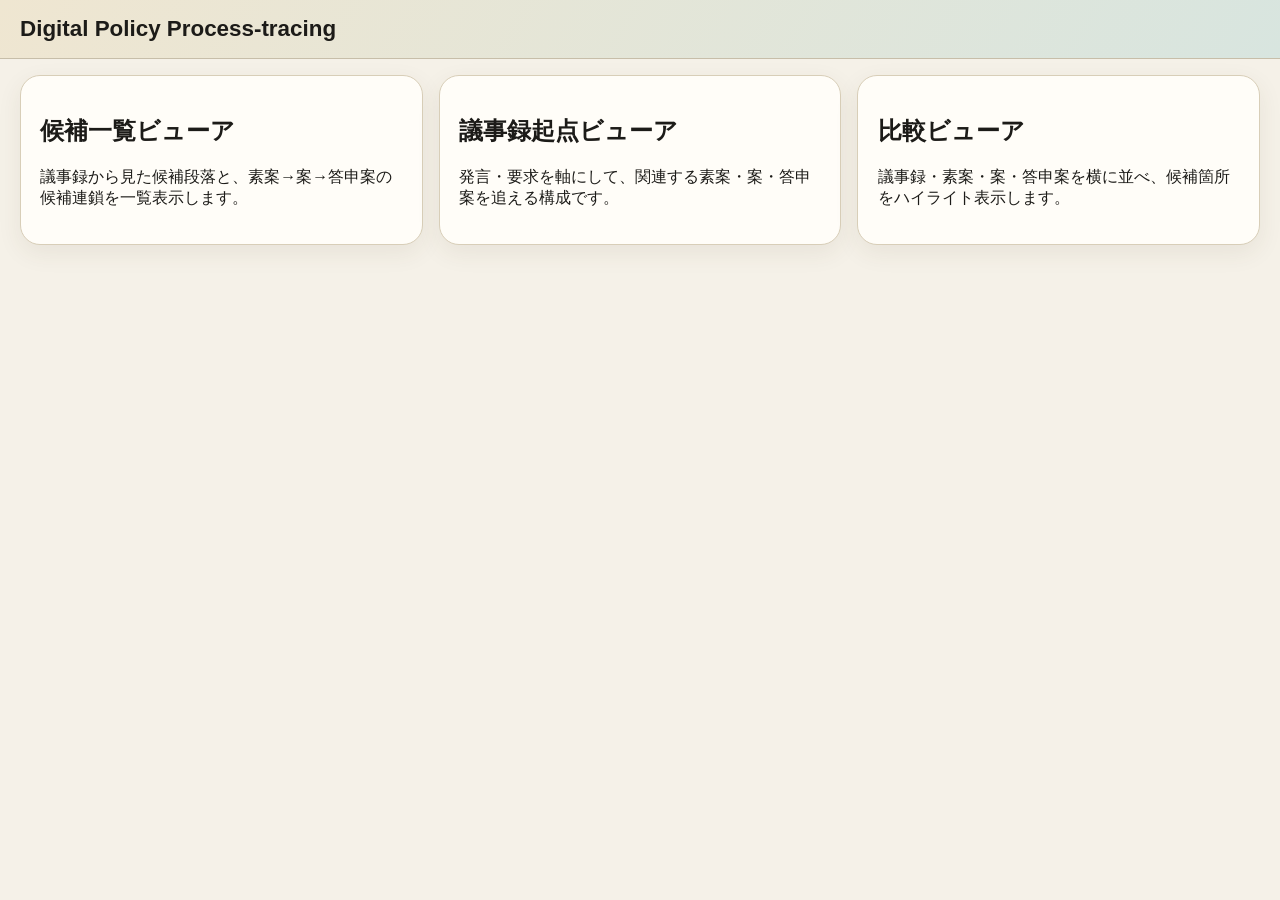
<file: docs/index.html>
<!doctype html>
<html lang="ja">
<head>
  <meta charset="utf-8">
  <meta name="viewport" content="width=device-width, initial-scale=1">
  <title>Digital Policy Process-tracing Viewer</title>
  <link rel="stylesheet" href="./assets/styles.css">
</head>
<body>
  <header class="site-header">
    <div>
      <h1>Digital Policy Process-tracing</h1>
    </div>
  </header>
  <main>
    <section class="portal-grid">
      <a class="portal-card" href="./candidates.html">
        <h2>候補一覧ビューア</h2>
        <p>議事録から見た候補段落と、素案→案→答申案の候補連鎖を一覧表示します。</p>
      </a>
      <a class="portal-card" href="./meeting_viewer.html">
        <h2>議事録起点ビューア</h2>
        <p>発言・要求を軸にして、関連する素案・案・答申案を追える構成です。</p>
      </a>
      <a class="portal-card" href="./comparison_viewer.html">
        <h2>比較ビューア</h2>
        <p>議事録・素案・案・答申案を横に並べ、候補箇所をハイライト表示します。</p>
      </a>
    </section>
  </main>
</body>
</html>
</file>
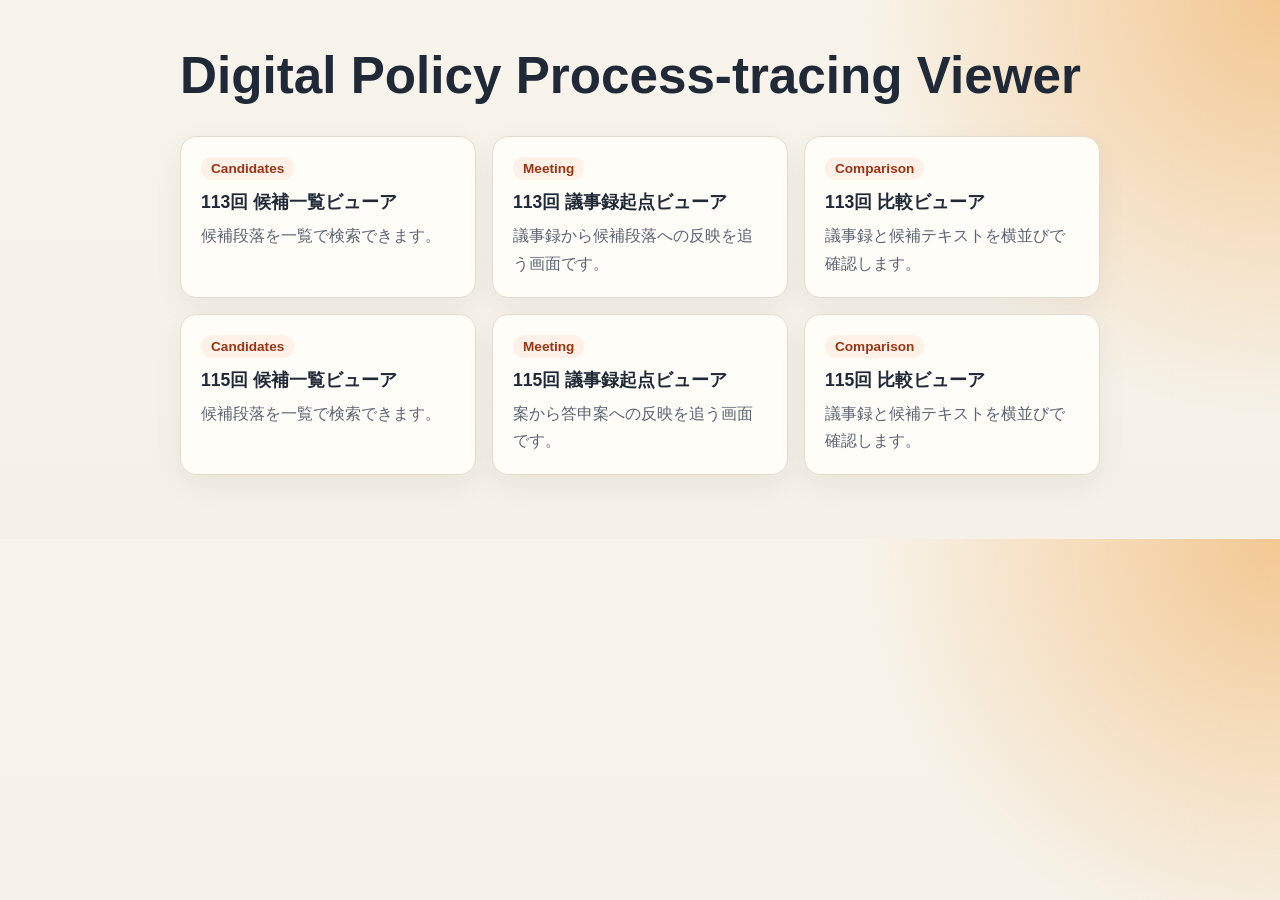
<file: docs/process-tracing-viewer/index.html>
<!doctype html>
<html lang="ja">
<head>
  <meta charset="utf-8">
  <meta name="viewport" content="width=device-width, initial-scale=1">
  <title>Digital Policy Process-tracing Viewer</title>
  <style>
    :root {
      color-scheme: light;
      --bg: #f5f1e8;
      --panel: #fffdf8;
      --text: #1f2937;
      --muted: #5b6472;
      --accent: #9a3412;
      --border: #e5dccd;
    }

    * { box-sizing: border-box; }
    body {
      margin: 0;
      font-family: "Hiragino Sans", "Yu Gothic", sans-serif;
      background:
        radial-gradient(circle at top right, #f3c892 0, transparent 30%),
        linear-gradient(180deg, #f8f4eb 0%, var(--bg) 100%);
      color: var(--text);
    }
    main {
      max-width: 960px;
      margin: 0 auto;
      padding: 48px 20px 64px;
    }
    .hero {
      margin-bottom: 32px;
    }
    h1 {
      margin: 0 0 12px;
      font-size: clamp(2rem, 4vw, 3.2rem);
      line-height: 1.1;
    }
    p {
      margin: 0;
      color: var(--muted);
      line-height: 1.7;
    }
    .grid {
      display: grid;
      grid-template-columns: repeat(auto-fit, minmax(260px, 1fr));
      gap: 16px;
      margin-top: 24px;
    }
    .card {
      display: block;
      padding: 20px;
      border: 1px solid var(--border);
      border-radius: 16px;
      background: var(--panel);
      text-decoration: none;
      color: inherit;
      box-shadow: 0 10px 30px rgba(31, 41, 55, 0.06);
    }
    .card:hover {
      border-color: var(--accent);
      transform: translateY(-1px);
    }
    .label {
      display: inline-block;
      margin-bottom: 10px;
      padding: 4px 10px;
      border-radius: 999px;
      background: #fff1e8;
      color: var(--accent);
      font-size: 0.85rem;
      font-weight: 700;
    }
    .card h2 {
      margin: 0 0 8px;
      font-size: 1.1rem;
    }
    .note {
      margin-top: 28px;
      padding: 16px 18px;
      border-left: 4px solid var(--accent);
      background: rgba(255, 253, 248, 0.85);
      border-radius: 8px;
    }
    code {
      font-family: ui-monospace, SFMono-Regular, Menlo, monospace;
      font-size: 0.95em;
    }
  </style>
</head>
<body>
  <main>
    <section class="hero">
      <h1>Digital Policy Process-tracing Viewer</h1>
    </section>

    <section class="grid">
      <a class="card" href="./candidates_min113.html">
        <span class="label">Candidates</span>
        <h2>113回 候補一覧ビューア</h2>
        <p>候補段落を一覧で検索できます。</p>
      </a>
      <a class="card" href="./meeting_viewer_min113.html">
        <span class="label">Meeting</span>
        <h2>113回 議事録起点ビューア</h2>
        <p>議事録から候補段落への反映を追う画面です。</p>
      </a>
      <a class="card" href="./comparison_viewer_min113.html">
        <span class="label">Comparison</span>
        <h2>113回 比較ビューア</h2>
        <p>議事録と候補テキストを横並びで確認します。</p>
      </a>
      <a class="card" href="./candidates_min115.html">
        <span class="label">Candidates</span>
        <h2>115回 候補一覧ビューア</h2>
        <p>候補段落を一覧で検索できます。</p>
      </a>
      <a class="card" href="./meeting_viewer_min115.html">
        <span class="label">Meeting</span>
        <h2>115回 議事録起点ビューア</h2>
        <p>案から答申案への反映を追う画面です。</p>
      </a>
      <a class="card" href="./comparison_viewer_min115.html">
        <span class="label">Comparison</span>
        <h2>115回 比較ビューア</h2>
        <p>議事録と候補テキストを横並びで確認します。</p>
      </a>
    </section>
  </main>
</body>
</html>
</file>
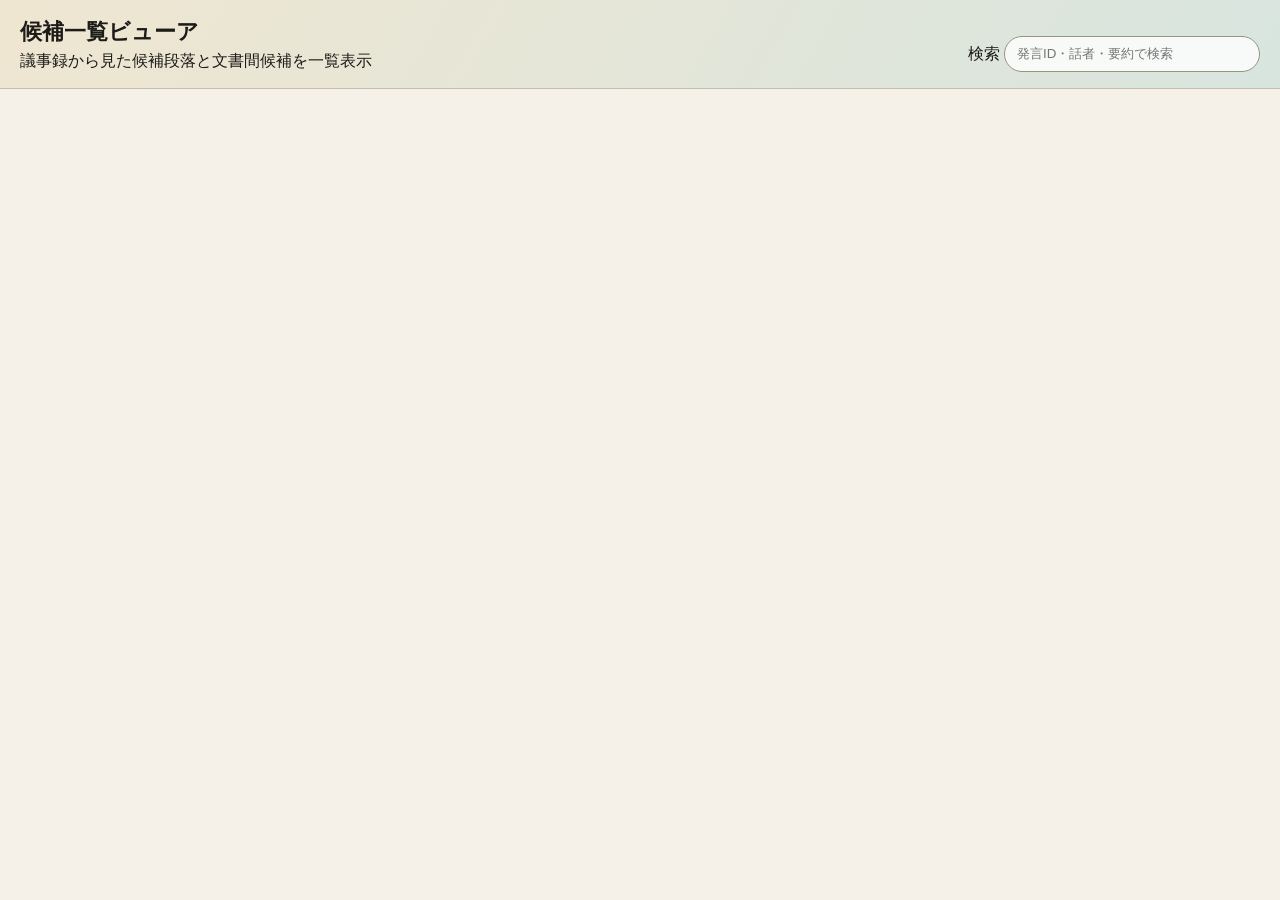
<file: docs/candidates.html>
<!doctype html>
<html lang="ja">
<head>
  <meta charset="utf-8">
  <meta name="viewport" content="width=device-width, initial-scale=1">
  <title>Candidate Viewer</title>
  <link rel="stylesheet" href="./assets/styles.css">
</head>
<body>
  <header class="site-header">
    <div>
      <h1>候補一覧ビューア</h1>
      <p>議事録から見た候補段落と文書間候補を一覧表示</p>
    </div>
    <div class="controls">
      <label for="query">検索</label>
      <input id="query" type="search" placeholder="発言ID・話者・要約で検索">
    </div>
  </header>
  <main>
    <section id="results" class="results"></section>
  </main>
  <script type="module" src="./assets/candidates.js"></script>
</body>
</html>
</file>
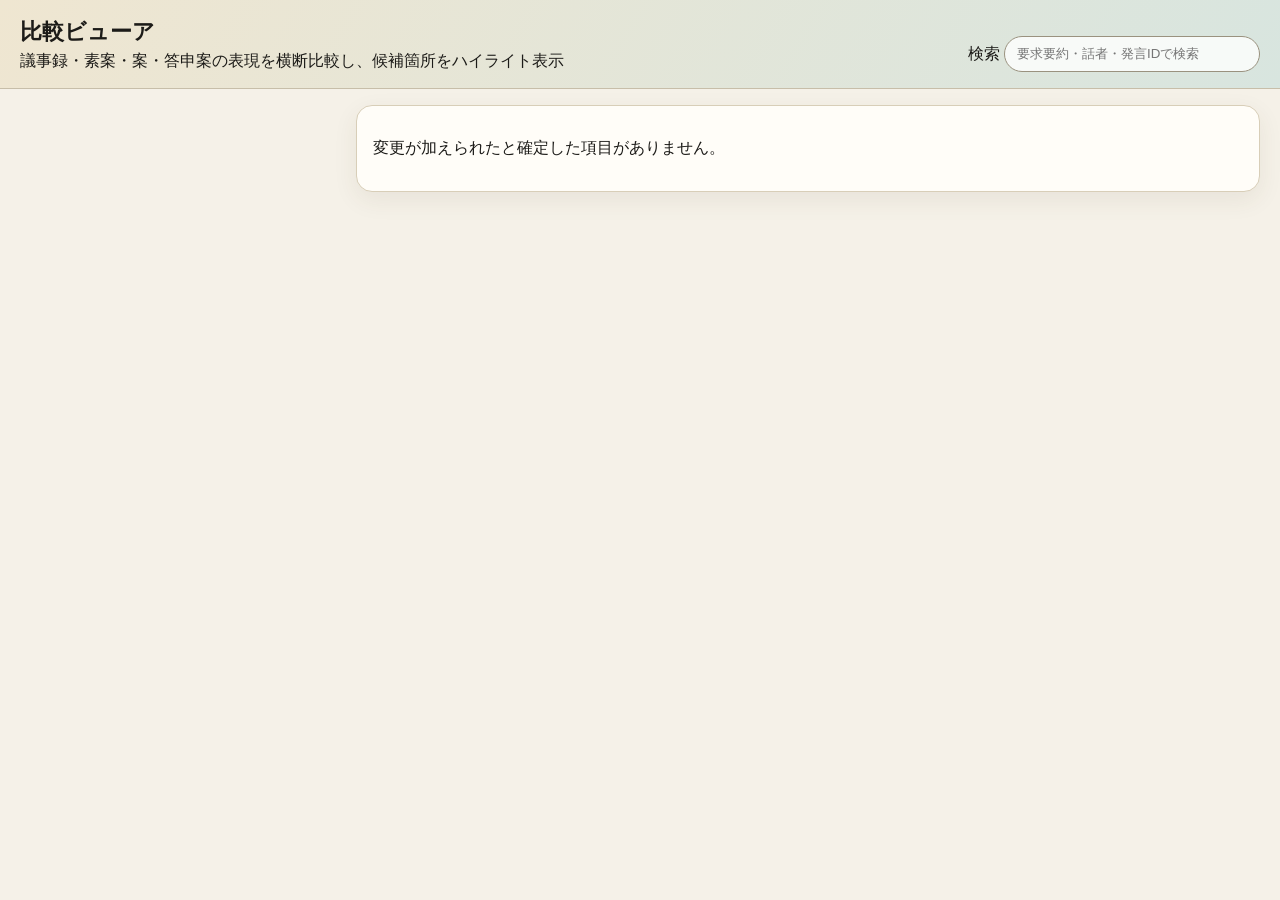
<file: docs/comparison_viewer.html>
<!doctype html>
<html lang="ja">
<head>
  <meta charset="utf-8">
  <meta name="viewport" content="width=device-width, initial-scale=1">
  <title>Comparison Viewer</title>
  <link rel="stylesheet" href="./assets/styles.css">
</head>
<body>
  <header class="site-header">
    <div>
      <h1>比較ビューア</h1>
      <p>議事録・素案・案・答申案の表現を横断比較し、候補箇所をハイライト表示</p>
    </div>
    <div class="controls">
      <label for="query">検索</label>
      <input id="query" type="search" placeholder="要求要約・話者・発言IDで検索">
    </div>
  </header>
  <main class="workspace">
    <aside id="sidebar" class="sidebar"></aside>
    <section id="detail" class="detail"></section>
  </main>
  <script type="module" src="./assets/comparison-viewer.js"></script>
</body>
</html>
</file>
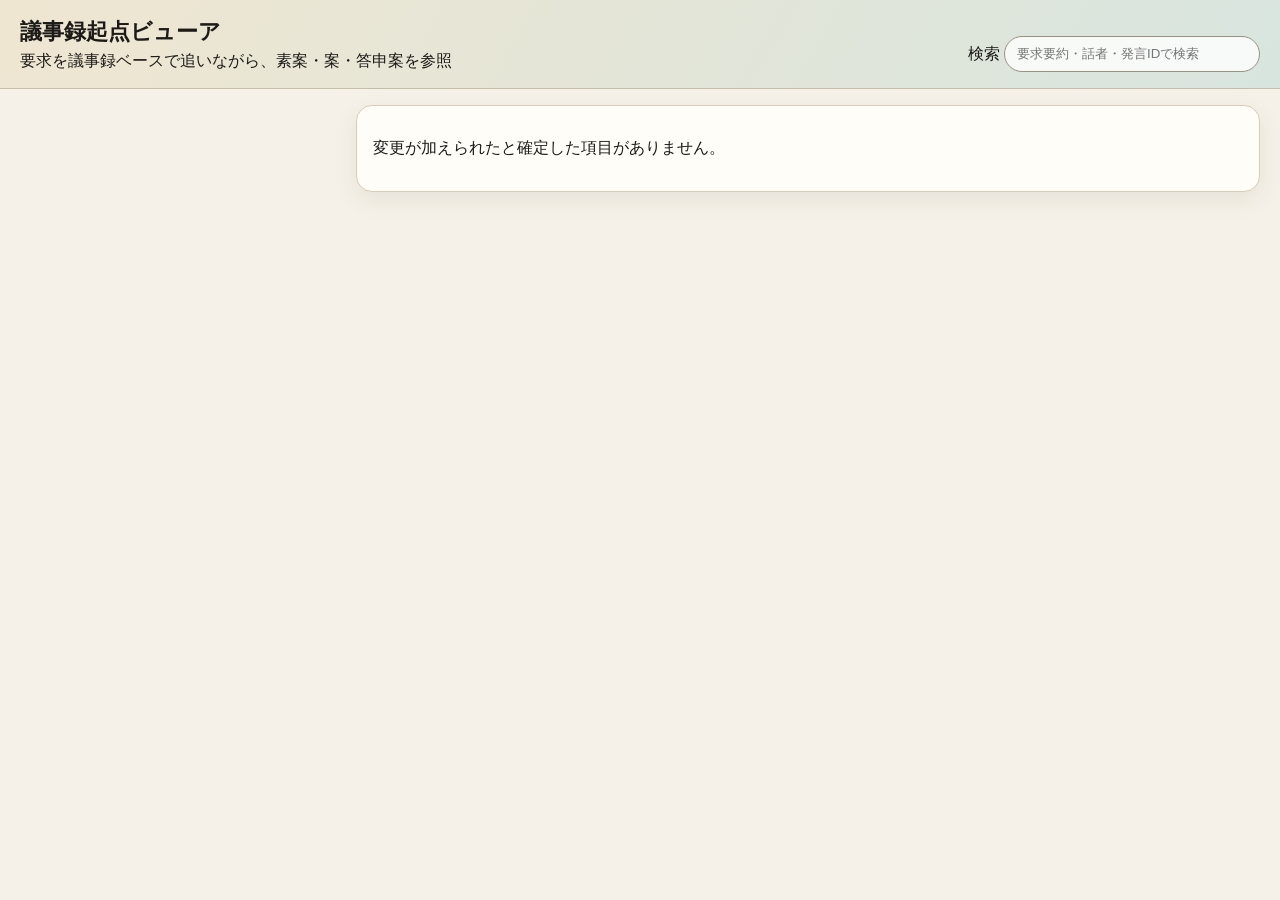
<file: docs/meeting_viewer.html>
<!doctype html>
<html lang="ja">
<head>
  <meta charset="utf-8">
  <meta name="viewport" content="width=device-width, initial-scale=1">
  <title>Meeting Viewer</title>
  <link rel="stylesheet" href="./assets/styles.css">
</head>
<body>
  <header class="site-header">
    <div>
      <h1>議事録起点ビューア</h1>
      <p>要求を議事録ベースで追いながら、素案・案・答申案を参照</p>
    </div>
    <div class="controls">
      <label for="query">検索</label>
      <input id="query" type="search" placeholder="要求要約・話者・発言IDで検索">
    </div>
  </header>
  <main class="workspace">
    <aside id="sidebar" class="sidebar"></aside>
    <section id="detail" class="detail"></section>
  </main>
  <script type="module" src="./assets/meeting-viewer.js"></script>
</body>
</html>
</file>
<file: docs/assets/styles.css>
body {
  margin: 0;
  font-family: "Hiragino Sans", "Yu Gothic", sans-serif;
  background: #f5f1e8;
  color: #1c1b18;
}

.site-header {
  position: sticky;
  top: 0;
  z-index: 10;
  display: flex;
  justify-content: space-between;
  gap: 1rem;
  align-items: end;
  padding: 1rem 1.25rem;
  background: linear-gradient(120deg, #efe6d1, #d8e5df);
  border-bottom: 1px solid #c7bea9;
}

.site-header h1 {
  margin: 0;
  font-size: 1.4rem;
}

.site-header p {
  margin: 0.25rem 0 0;
}

.controls input {
  min-width: 16rem;
  padding: 0.6rem 0.75rem;
  border: 1px solid #9a927f;
  border-radius: 999px;
  background: rgba(255, 255, 255, 0.8);
}

main {
  padding: 1rem 1.25rem 3rem;
}

.portal-grid {
  display: grid;
  grid-template-columns: repeat(auto-fit, minmax(240px, 1fr));
  gap: 1rem;
}

.portal-card {
  display: block;
  text-decoration: none;
  color: inherit;
  background: #fffdf8;
  border: 1px solid #d8ceb8;
  border-radius: 20px;
  padding: 1.2rem;
  box-shadow: 0 8px 24px rgba(73, 61, 37, 0.08);
}

.results {
  display: grid;
  gap: 1rem;
}

.card {
  background: #fffdf8;
  border: 1px solid #d8ceb8;
  border-radius: 16px;
  padding: 1rem;
  box-shadow: 0 8px 24px rgba(73, 61, 37, 0.08);
}

.meta {
  display: flex;
  flex-wrap: wrap;
  gap: 0.75rem;
  margin-bottom: 0.75rem;
  color: #5f584a;
  font-size: 0.95rem;
}

.pill {
  display: inline-block;
  padding: 0.2rem 0.55rem;
  border-radius: 999px;
  background: #e7f0eb;
  color: #214c38;
}

.candidate-list {
  margin: 0.6rem 0 0;
  padding-left: 1.1rem;
}

.candidate-list li {
  margin: 0.3rem 0;
}

.muted {
  color: #6f6758;
}

.statement-body,
.request-summary {
  white-space: pre-wrap;
  line-height: 1.8;
}

.candidate-section {
  margin-top: 1rem;
}

.candidate-grid {
  display: grid;
  gap: 0.75rem;
}

.candidate-card {
  background: #fbf8ef;
  border: 1px solid #dfd6c1;
  border-radius: 14px;
  padding: 0.85rem;
}

.candidate-meta {
  display: flex;
  flex-wrap: wrap;
  gap: 0.75rem;
  margin-bottom: 0.5rem;
  color: #5f584a;
  font-size: 0.92rem;
}

.candidate-text {
  white-space: pre-wrap;
  line-height: 1.8;
}

.best-pair-box {
  display: flex;
  flex-wrap: wrap;
  gap: 0.75rem;
  align-items: center;
  margin: 1rem 0;
  padding: 0.9rem 1rem;
  border-radius: 16px;
  background: linear-gradient(135deg, #1f5c47, #2f7d62);
  color: #f8fff8;
  box-shadow: 0 10px 24px rgba(31, 92, 71, 0.22);
}

.best-pair-label {
  font-size: 0.82rem;
  font-weight: 700;
  letter-spacing: 0.08em;
  text-transform: uppercase;
  opacity: 0.88;
}

.best-pair-value {
  font-size: 1.05rem;
  font-weight: 700;
}

mark {
  background: #ffe88a;
  padding: 0 0.15rem;
}

.workspace {
  display: grid;
  grid-template-columns: 320px minmax(0, 1fr);
  gap: 1rem;
}

.sidebar {
  display: grid;
  gap: 0.5rem;
  align-content: start;
}

.sidebar-item {
  width: 100%;
  text-align: left;
  border: 1px solid #d8ceb8;
  border-radius: 14px;
  background: #fffdf8;
  padding: 0.85rem;
  font: inherit;
  cursor: pointer;
}

.sidebar-item.active {
  background: #e7f0eb;
  border-color: #6f9b85;
}

.detail {
  min-width: 0;
}

.meeting-shell {
  display: grid;
  grid-template-columns: 1.1fr 1fr;
  gap: 1rem;
}

.meeting-panel {
  background: #fffdf8;
  border: 1px solid #d8ceb8;
  border-radius: 16px;
  padding: 1rem;
}

.compare-grid {
  display: grid;
  grid-template-columns: repeat(4, minmax(0, 1fr));
  gap: 1rem;
  margin-top: 1rem;
}

.compare-column {
  min-width: 0;
}

@media (max-width: 980px) {
  .workspace,
  .meeting-shell,
  .compare-grid {
    grid-template-columns: 1fr;
  }
}
</file>
